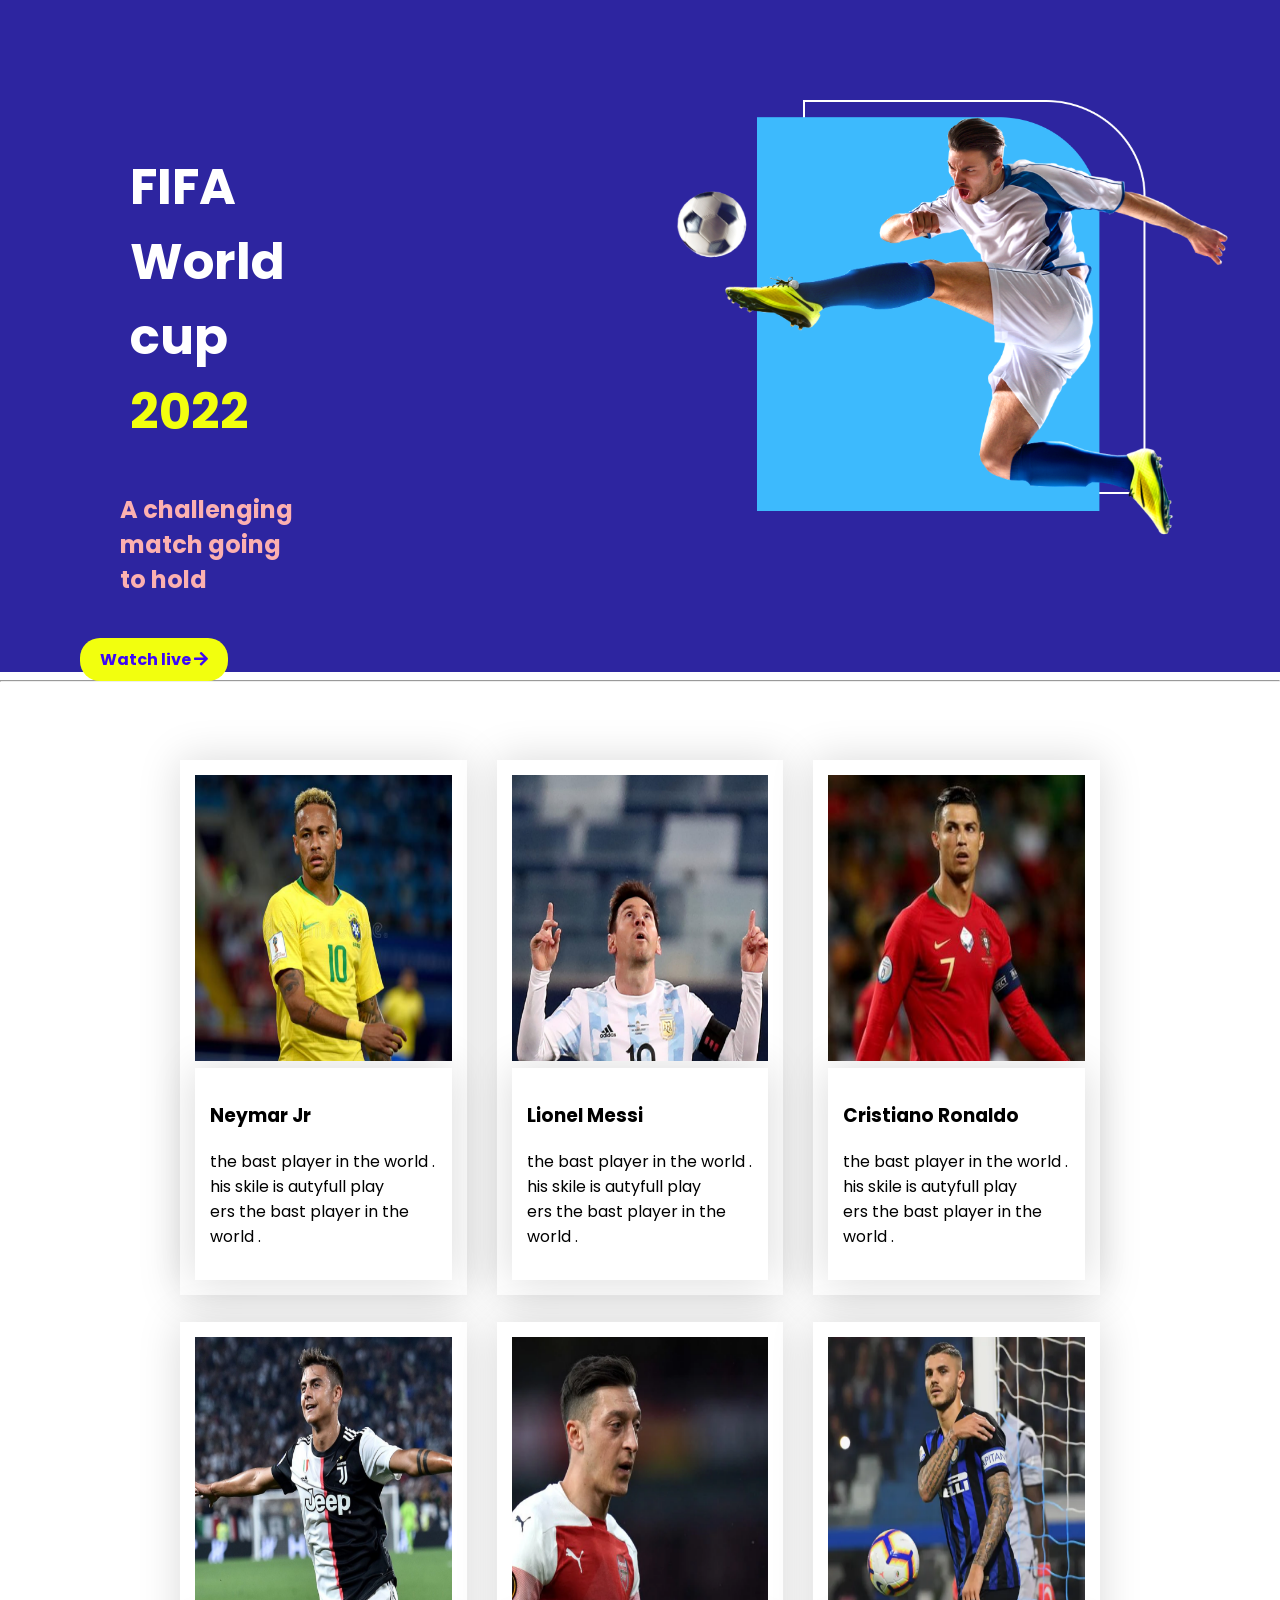
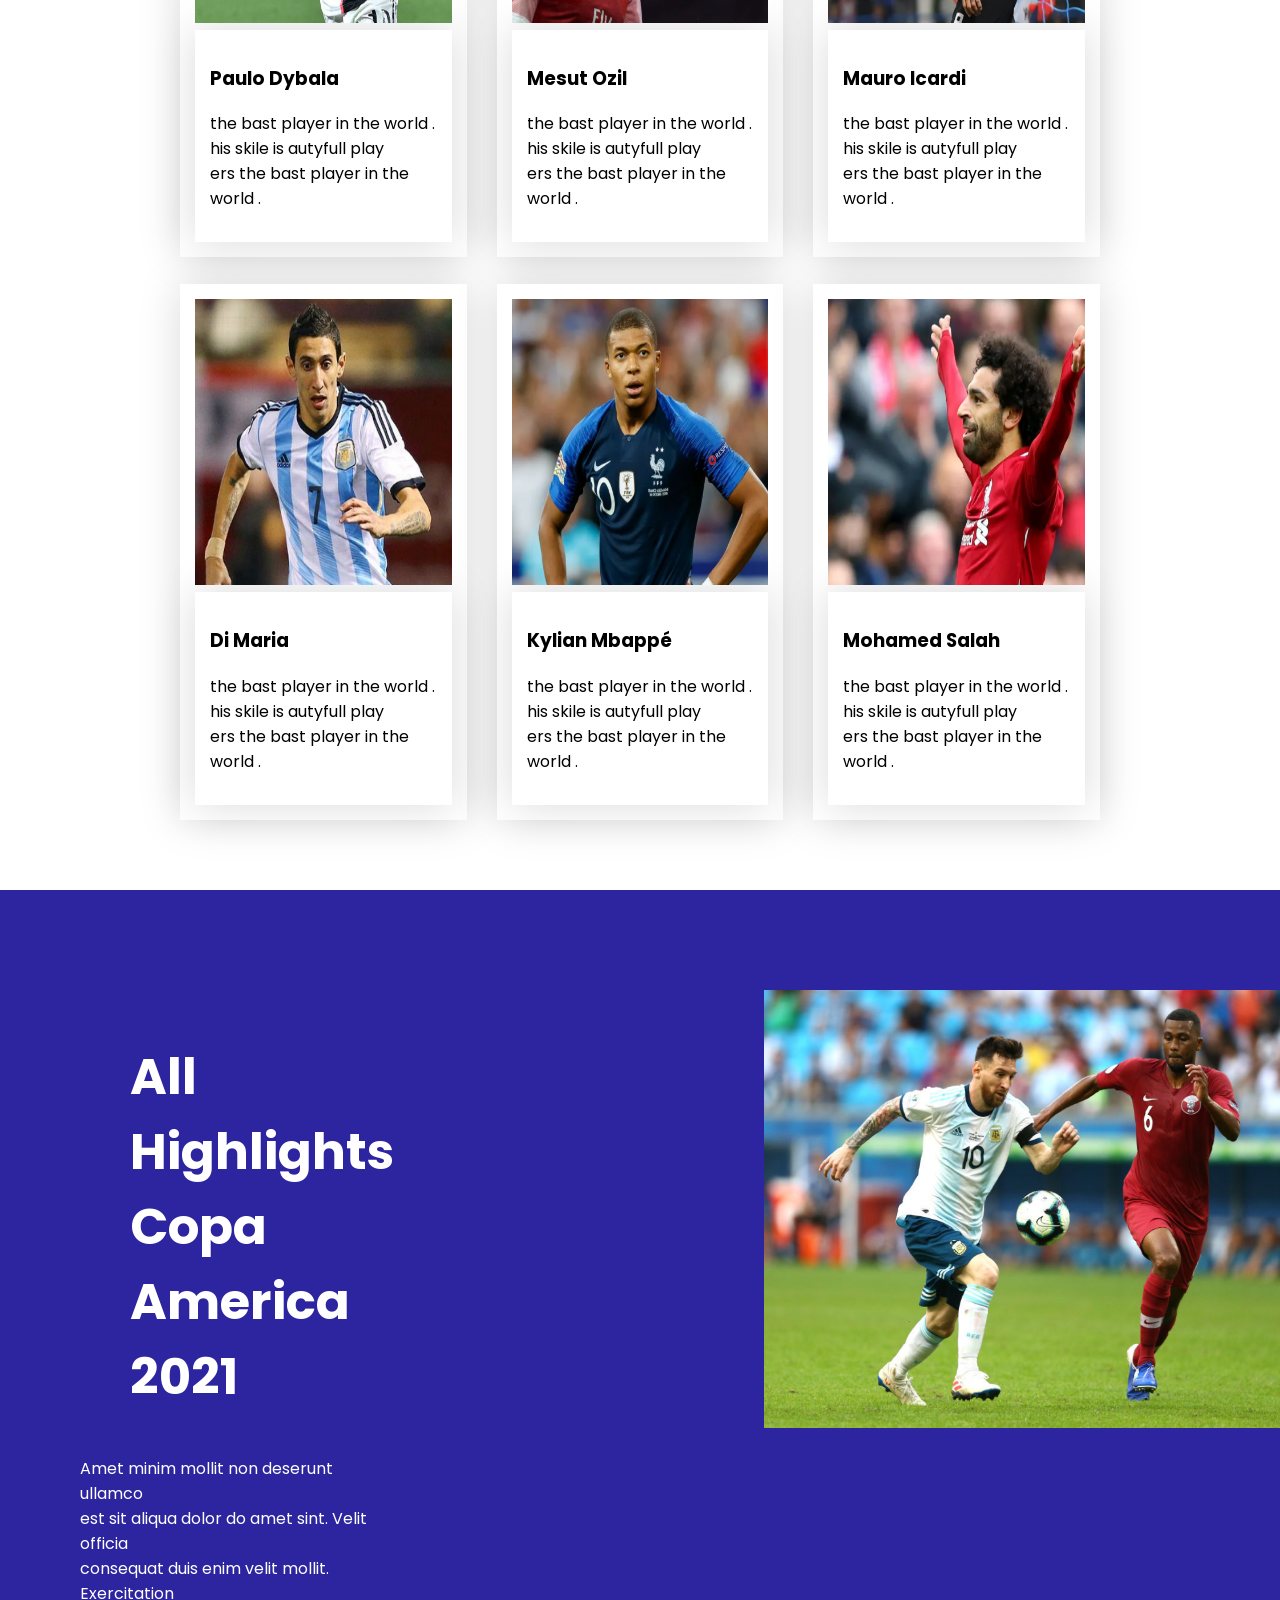
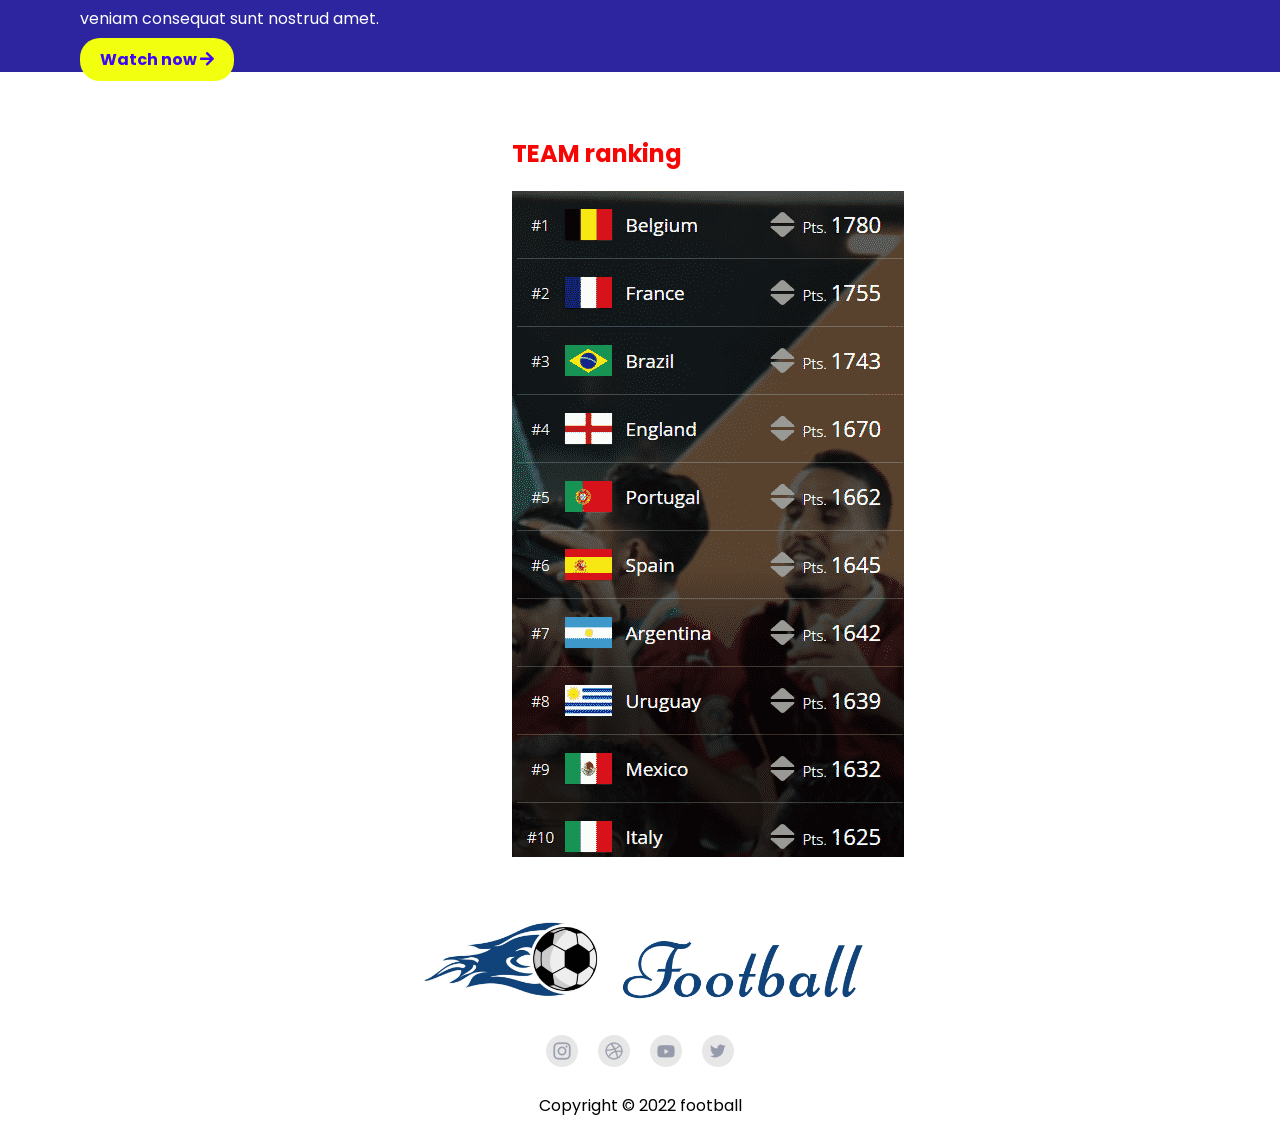
<file: index.html>
<!DOCTYPE html>
<html lang="en">

<head>
    <meta charset="UTF-8">
    <meta http-equiv="X-UA-Compatible" content="IE=edge">
    <meta name="viewport" content="width=device-width, initial-scale=1.0">
    <title>Football Report</title>
    <!-- font awesome -->
    <link rel="stylesheet" href="https://cdnjs.cloudflare.com/ajax/libs/font-awesome/5.15.3/css/all.min.css"
        integrity="sha512-iBBXm8fW90+nuLcSKlbmrPcLa0OT92xO1BIsZ+ywDWZCvqsWgccV3gFoRBv0z+8dLJgyAHIhR35VZc2oM/gI1w=="
        crossorigin="anonymous" referrerpolicy="no-referrer" />
    <link rel="stylesheet" href="style.css">
</head>

<body>
    <section>
        <header class="header">
            <div class="header-top">
                <div class="header-left">
                    <h1>FIFA World cup <span class="date">2022</span></h1>
                    <h2>A challenging match going to hold</h2>
                    <a class="anqor" href="">Watch live <i class="fas fa-arrow-right"></i></a>
                </div>
                <div class="header-image">
                    <img src="images/banner.png" alt="">
                </div>
            </div>
        </header>
    </section>
    <hr>
    <!-- player -->
    <section class="all">
        <div class="players">
            <article class="player">
                <div class="photo">
                    <img src="images/players/player-1.png" alt="">
                </div>
                <div class="players">
                    <h3 class="playre-name">Neymar Jr</h3>
                    <p class="player-info">the bast player in the world .
                        <br> his skile is autyfull play <br> ers the bast player in the world .
                    </p>
                </div>
            </article>
        </div>
        <div class="players">
            <article class="player">
                <div class="photo">
                    <img src="images/players/player-2.png" alt="">
                </div>
                <div class="players">
                    <h3 class="playre-name">Lionel Messi</h3>
                    <p class="player-info">the bast player in the world .
                        <br> his skile is autyfull play <br> ers the bast player in the world .
                    </p>
                </div>
            </article>
        </div>
        <div class="players">
            <article class="player">
                <div class="photo">
                    <img src="images/players/player-3.png" alt="">
                </div>
                <div class="players">
                    <h3 class="playre-name">Cristiano Ronaldo</h3>
                    <p class="player-info">the bast player in the world .
                        <br> his skile is autyfull play <br> ers the bast player in the world .
                    </p>
                </div>
            </article>
        </div>
        <div class="players">
            <article class="player">
                <div class="photo">
                    <img src="images/players/player-4.png" alt="">
                </div>
                <div class="players">
                    <h3 class="playre-name">Paulo Dybala</h3>
                    <p class="player-info">the bast player in the world .
                        <br> his skile is autyfull play <br> ers the bast player in the world .
                    </p>
                </div>
            </article>
        </div>
        <div class="players">
            <article class="player">
                <div class="photo">
                    <img src="images/players/player-5.png" alt="">
                </div>
                <div class="players">
                    <h3 class="playre-name">Mesut Ozil </h3>
                    <p class="player-info">the bast player in the world .
                        <br> his skile is autyfull play <br> ers the bast player in the world .
                    </p>
                </div>
            </article>
        </div>
        <div class="players">
            <article class="player">
                <div class="photo">
                    <img src="images/players/player-6.png" alt="">
                </div>
                <div class="players">
                    <h3 class="playre-name">Mauro Icardi </h3>
                    <p class="player-info">the bast player in the world .
                        <br> his skile is autyfull play <br> ers the bast player in the world .
                    </p>
                </div>
            </article>
        </div>
        <div class="players">
            <article class="player">
                <div class="photo">
                    <img src="images/players/player-7.png" alt="">
                </div>
                <div class="players">
                    <h3 class="playre-name">Di Maria</h3>
                    <p class="player-info">the bast player in the world .
                        <br> his skile is autyfull play <br> ers the bast player in the world .
                    </p>
                </div>
            </article>
        </div>
        <div class="players">
            <article class="player">
                <div class="photo">
                    <img src="images/players/player-8.png" alt="">
                </div>
                <div class="players">
                    <h3 class="playre-name">Kylian Mbappé</h3>
                    <p class="player-info">the bast player in the world .
                        <br> his skile is autyfull play <br> ers the bast player in the world .
                    </p>
                </div>
            </article>
        </div>
        <div class="players">
            <article class="player">
                <div class="photo">
                    <img src="images/players/player-9.png" alt="">
                </div>
                <div class="players">
                    <h3 class="playre-name">Mohamed Salah</h3>
                    <p class="player-info">the bast player in the world .
                        <br> his skile is autyfull play <br> ers the bast player in the world .
                    </p>
                </div>
            </article>
        </div>
    </section>
    <!-- highlite -->
    <section>
        <header class="header">
            <div class="header-top">
                <div class="header-left">
                    <h1>All Highlights
                        Copa America 2021</h1>
                    <p class="blog">Amet minim mollit non deserunt ullamco <br> est sit aliqua dolor do amet sint. Velit
                        officia <br>
                        consequat duis enim velit mollit. Exercitation <br> veniam consequat sunt nostrud amet.</p>
                    <a class="anqor" href="">Watch now <i class="fas fa-arrow-right"></i></a>
                </div>
                <div class="header-image">
                    <img src="images/match.png" alt="">
                </div>
            </div>
        </header>
    </section>
    <section>
        <div class="rating">
            <h1>TEAM ranking</h1>
            <img src="images/rating-2021.png" alt="">
        </div>
    </section>
    
    <!----------------
        footer 
    -------------- -->
    <footer>
        <img src="images/Logo.png" alt="">
        <div class="social-icons">
            <img src="images/Social Icons/Instagram.png" alt="">
            <img src="images/Social Icons/Dribbble.png" alt="">
            <img src="images/Social Icons/Youtube.png" alt="">
            <img src="images/Social Icons/Twitter.png" alt="">
        </div>
        <p>Copyright © 2022 football</p>
    </footer>
</body>

</html>
</file>
<file: style.css>
@import url('https://fonts.googleapis.com/css2?family=Poppins&display=swap');

/* /----* heading style *----/ */
body{
    margin: 0;
    padding: 0;
    box-sizing: border-box;
    font-family: 'Poppins', sans-serif;
}
.header{
    width: 100%;

    
    background-color: #2D25A0;
}
.header-top{
    display: flex;
    
}
.header-left{
    left: 156px;
    margin-left: 80px;
}
.header-left a{
    color: rgb(60, 8, 247);
    background-color: #F2FF0E;
    text-decoration: none;
    padding: 10px 20px;
    font-weight: bold;
    border-radius: 20px;
}
.header-left h1{
   font-size: 50px;
    margin-left: 50px;
    margin-top: 150px;
    font-weight: 700;
    color: #fff;
}
.header-left h2{
    margin-left: 40px;
    font-weight: 700;
    color: rgb(252, 176, 176);
    margin-bottom: 50px;
}
.blog{
    color: white;
}

}
.anqor{
    margin-left: 100px;
}
.header-image img{
    padding: 50px 50px 70px 20px;
    margin-top: 50px;
    margin-left: 350px;
    width: 557px;
    height: 438px;
}
.date{
    color: #F2FF0E;
    font-weight: bold;
}
/* -------
players
-------- */
.all{
    display: grid;
    grid-template-columns: repeat(3,1fr);
    grid-row-gap: 27px;
    grid-column-gap: 30px;
    padding: 70px 180px;
}
.player .photo img{
    width: 100%;
    height: 286px;
}
.players{
    padding: 15px;
    background: #FFFFFF;
    box-shadow: 0px 0px 40px rgba(0, 0, 0, 0.15);
    
}
.player{
    margin-right: 0;
}
/* team */

.rating{
margin-left: 40%;
margin-top: 5%;
margin-bottom: 4%;
}
.rating h1{
    color: rgb(247, 6, 6);
}
/* -----------
footer 
-------------*/
footer{
    display: flex;
    flex-direction: column;
    align-items: center;
}
.social-icons{
    display: flex;
    justify-content: center;
}
footer img{
    height: 110px;
}
.social-icons img{
    width: 32px;
    height: 32px;
    padding: 10px;
}
/* media */
/* mobile */
@media only screen and (max-width:688px) {
    .header .players{
        
        grid-template-columns: repeat(1, 1fr);
    }
}
</file>
